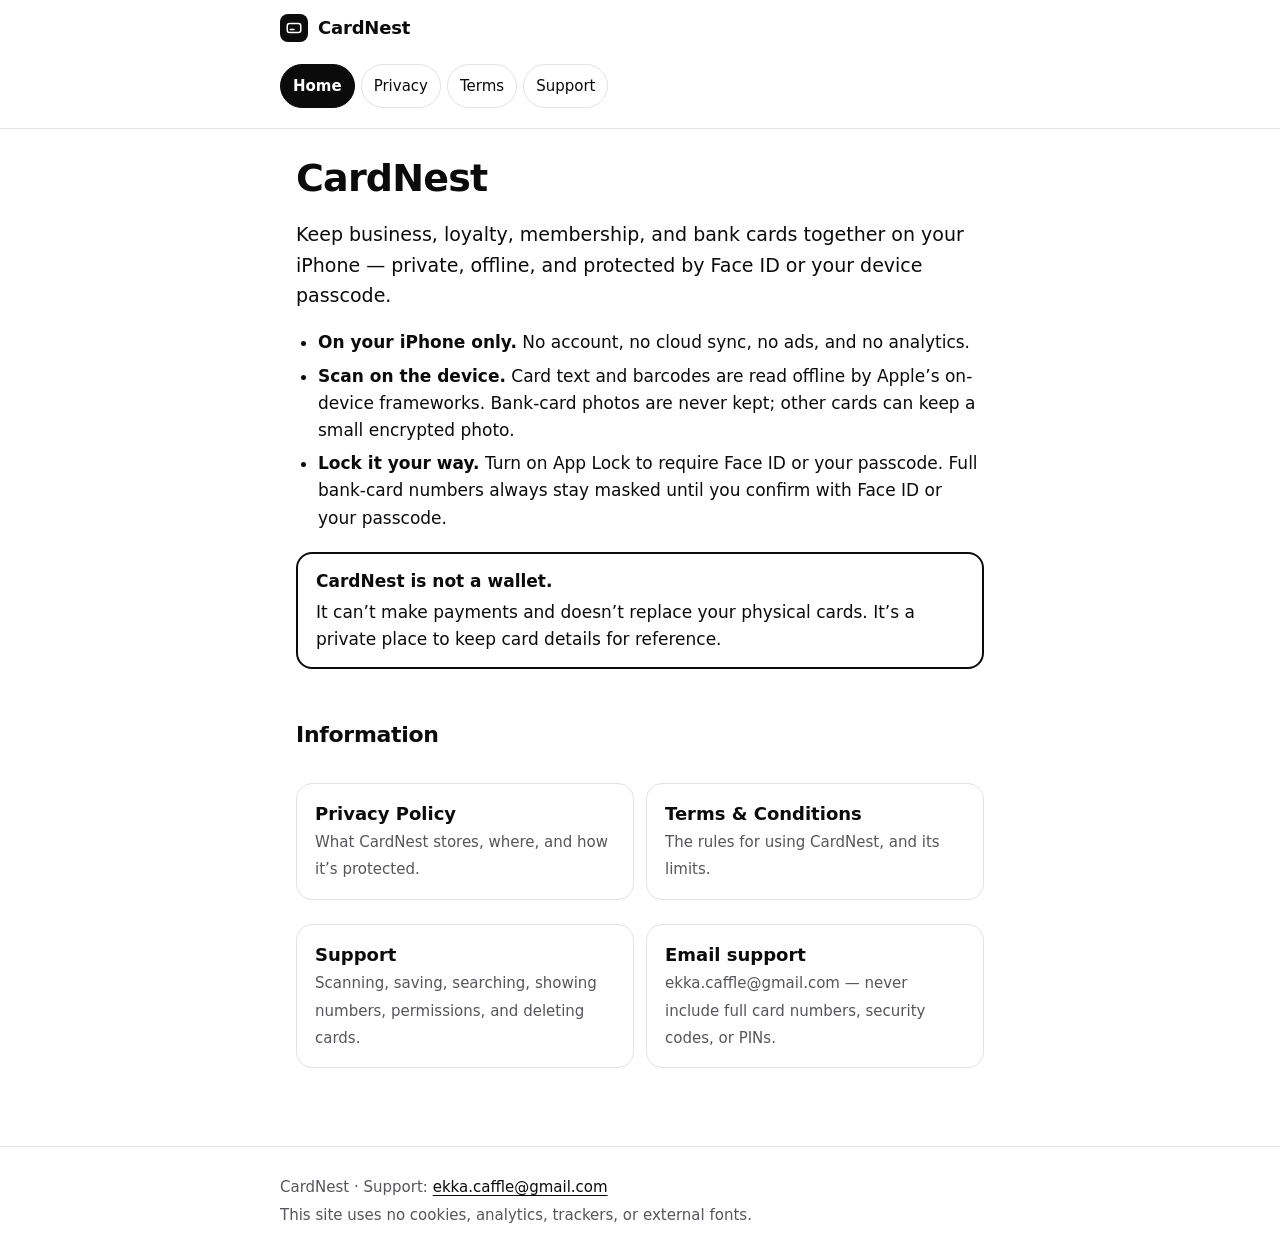
<file: index.html>
<!doctype html>
<html lang="en">
<head>
<meta charset="utf-8">
<meta name="viewport" content="width=device-width, initial-scale=1, viewport-fit=cover">
<meta name="color-scheme" content="light dark">
<meta name="referrer" content="no-referrer">
<meta name="description" content="CardNest keeps your cards private and offline on your iPhone.">
<title>CardNest</title>
<link rel="stylesheet" href="styles.css">
</head>
<body>
<a class="skip" href="#main">Skip to content</a>
<header class="site-header"><div class="inner">
<a class="brand" href="index.html"><span class="brand-mark"><svg viewBox="0 0 24 24" fill="none" aria-hidden="true"><rect x="3" y="6" width="18" height="12" rx="3" stroke="currentColor" stroke-width="2" style="color:var(--bg)"/><path d="M7 14h5" stroke="currentColor" stroke-width="2" stroke-linecap="round" style="color:var(--bg)"/></svg></span>CardNest</a>
<nav aria-label="Site"><ul><li><a href="index.html" aria-current="page">Home</a></li><li><a href="privacy.html">Privacy</a></li><li><a href="terms.html">Terms</a></li><li><a href="support.html">Support</a></li></ul></nav>
</div></header>
<main id="main" tabindex="-1">
<h1>CardNest</h1>
<p class="lead">Keep business, loyalty, membership, and bank cards together on your iPhone — private, offline, and protected by Face ID or your device passcode.</p>
<ul>
<li><strong>On your iPhone only.</strong> No account, no cloud sync, no ads, and no analytics.</li>
<li><strong>Scan on the device.</strong> Card text and barcodes are read offline by Apple’s on-device frameworks. Bank-card photos are never kept; other cards can keep a small encrypted photo.</li>
<li><strong>Lock it your way.</strong> Turn on App Lock to require Face ID or your passcode. Full bank-card numbers always stay masked until you confirm with Face ID or your passcode.</li>
</ul>
<div class="callout"><strong>CardNest is not a wallet.</strong> It can’t make payments and doesn’t replace your physical cards. It’s a private place to keep card details for reference.</div>
<h2 id="pages">Information</h2>
<ul class="cards">
<li><a href="privacy.html"><strong>Privacy Policy</strong><span>What CardNest stores, where, and how it’s protected.</span></a></li>
<li><a href="terms.html"><strong>Terms &amp; Conditions</strong><span>The rules for using CardNest, and its limits.</span></a></li>
<li><a href="support.html"><strong>Support</strong><span>Scanning, saving, searching, showing numbers, permissions, and deleting cards.</span></a></li>
<li><a href="mailto:ekka.caffle@gmail.com"><strong>Email support</strong><span>ekka.caffle@gmail.com — never include full card numbers, security codes, or PINs.</span></a></li>
</ul>
</main>
<footer class="site-footer"><div class="inner">
<p>CardNest · Support: <a href="mailto:ekka.caffle@gmail.com">ekka.caffle@gmail.com</a></p>
<p>This site uses no cookies, analytics, trackers, or external fonts.</p>
</div></footer>
</body>
</html>
</file>
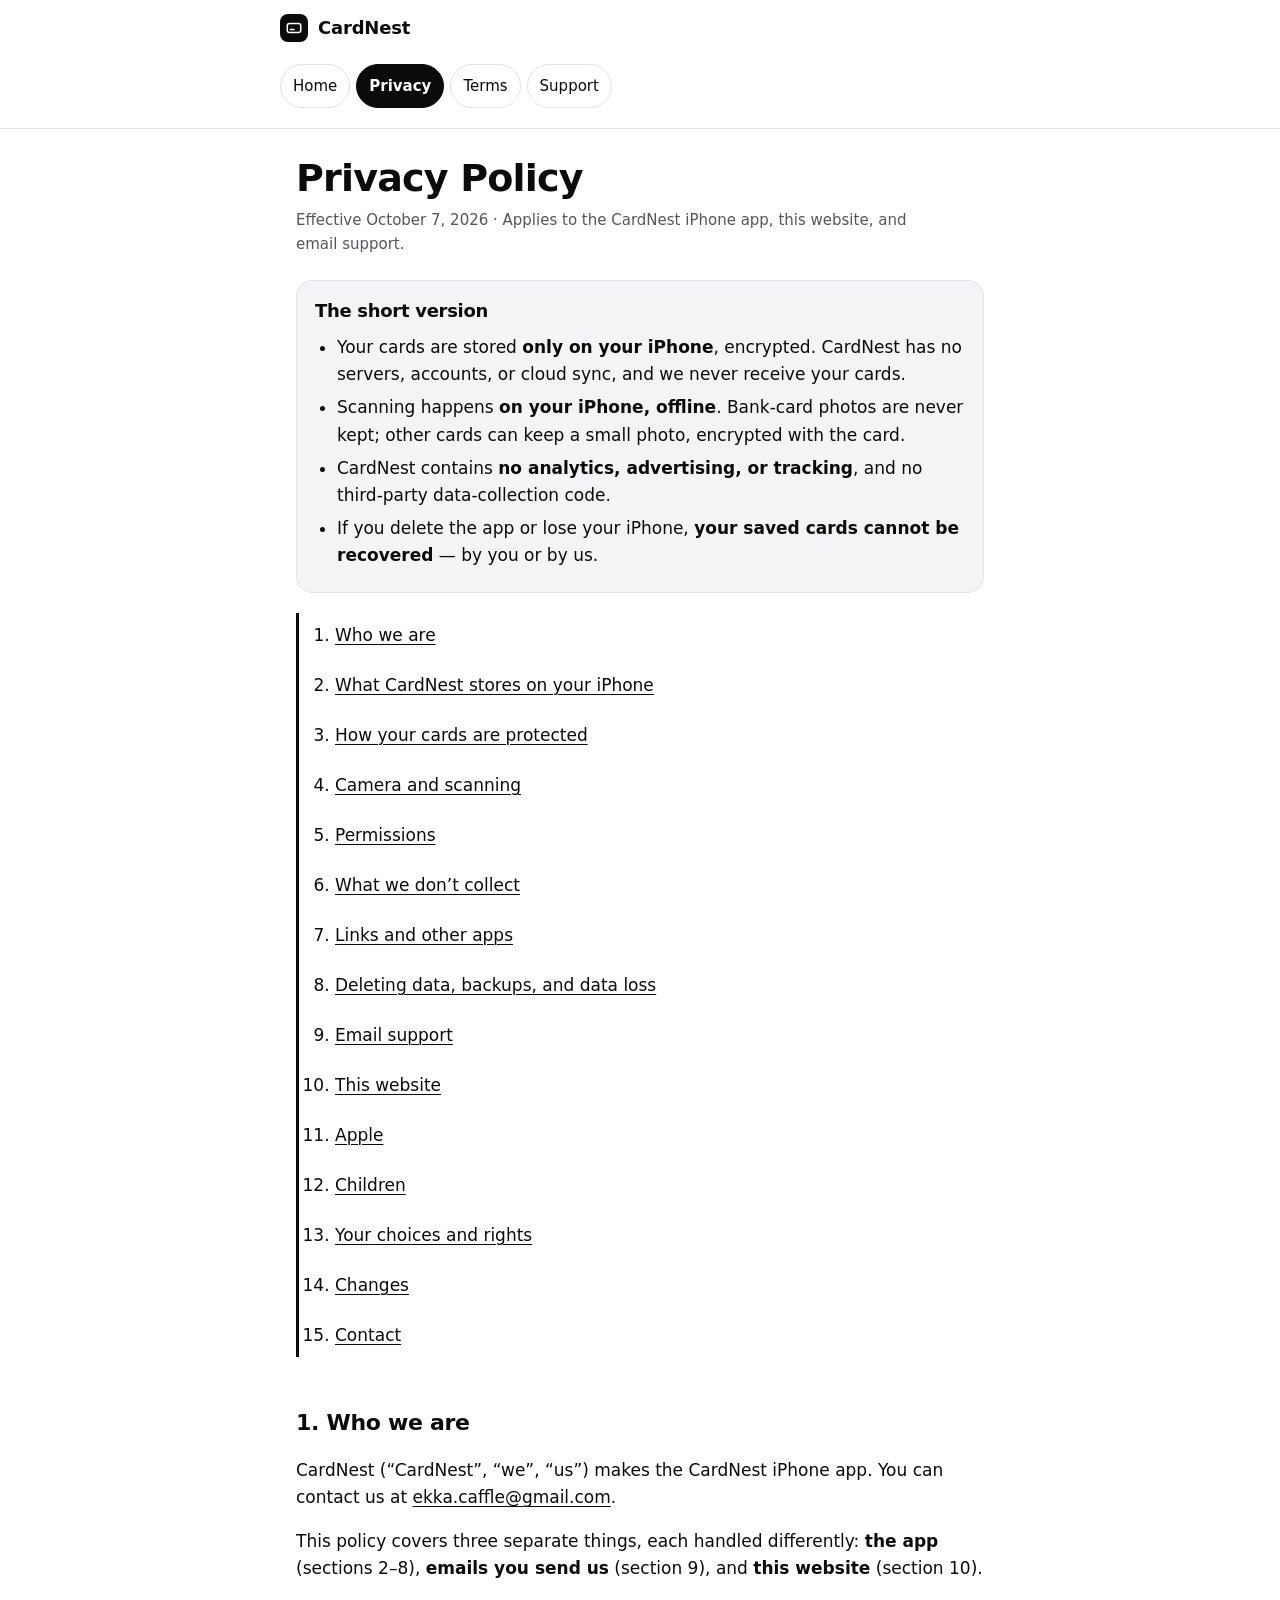
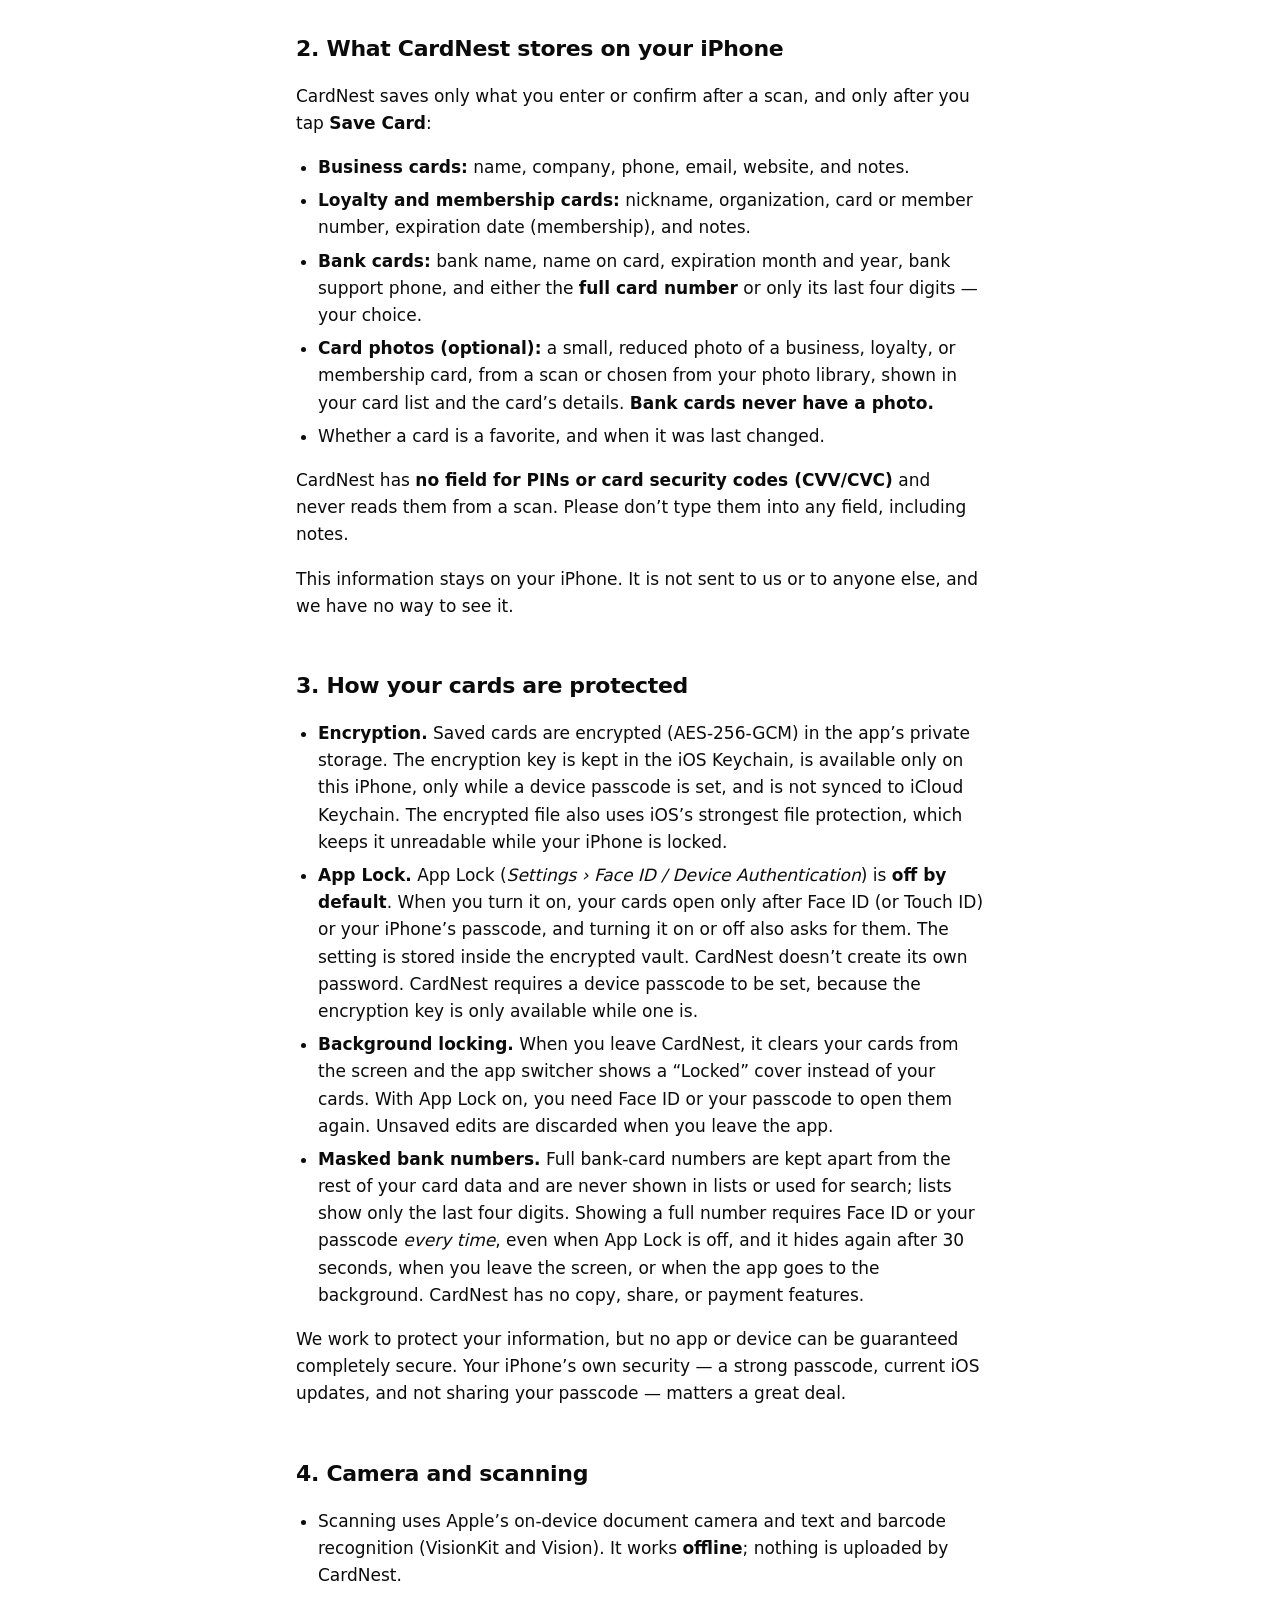
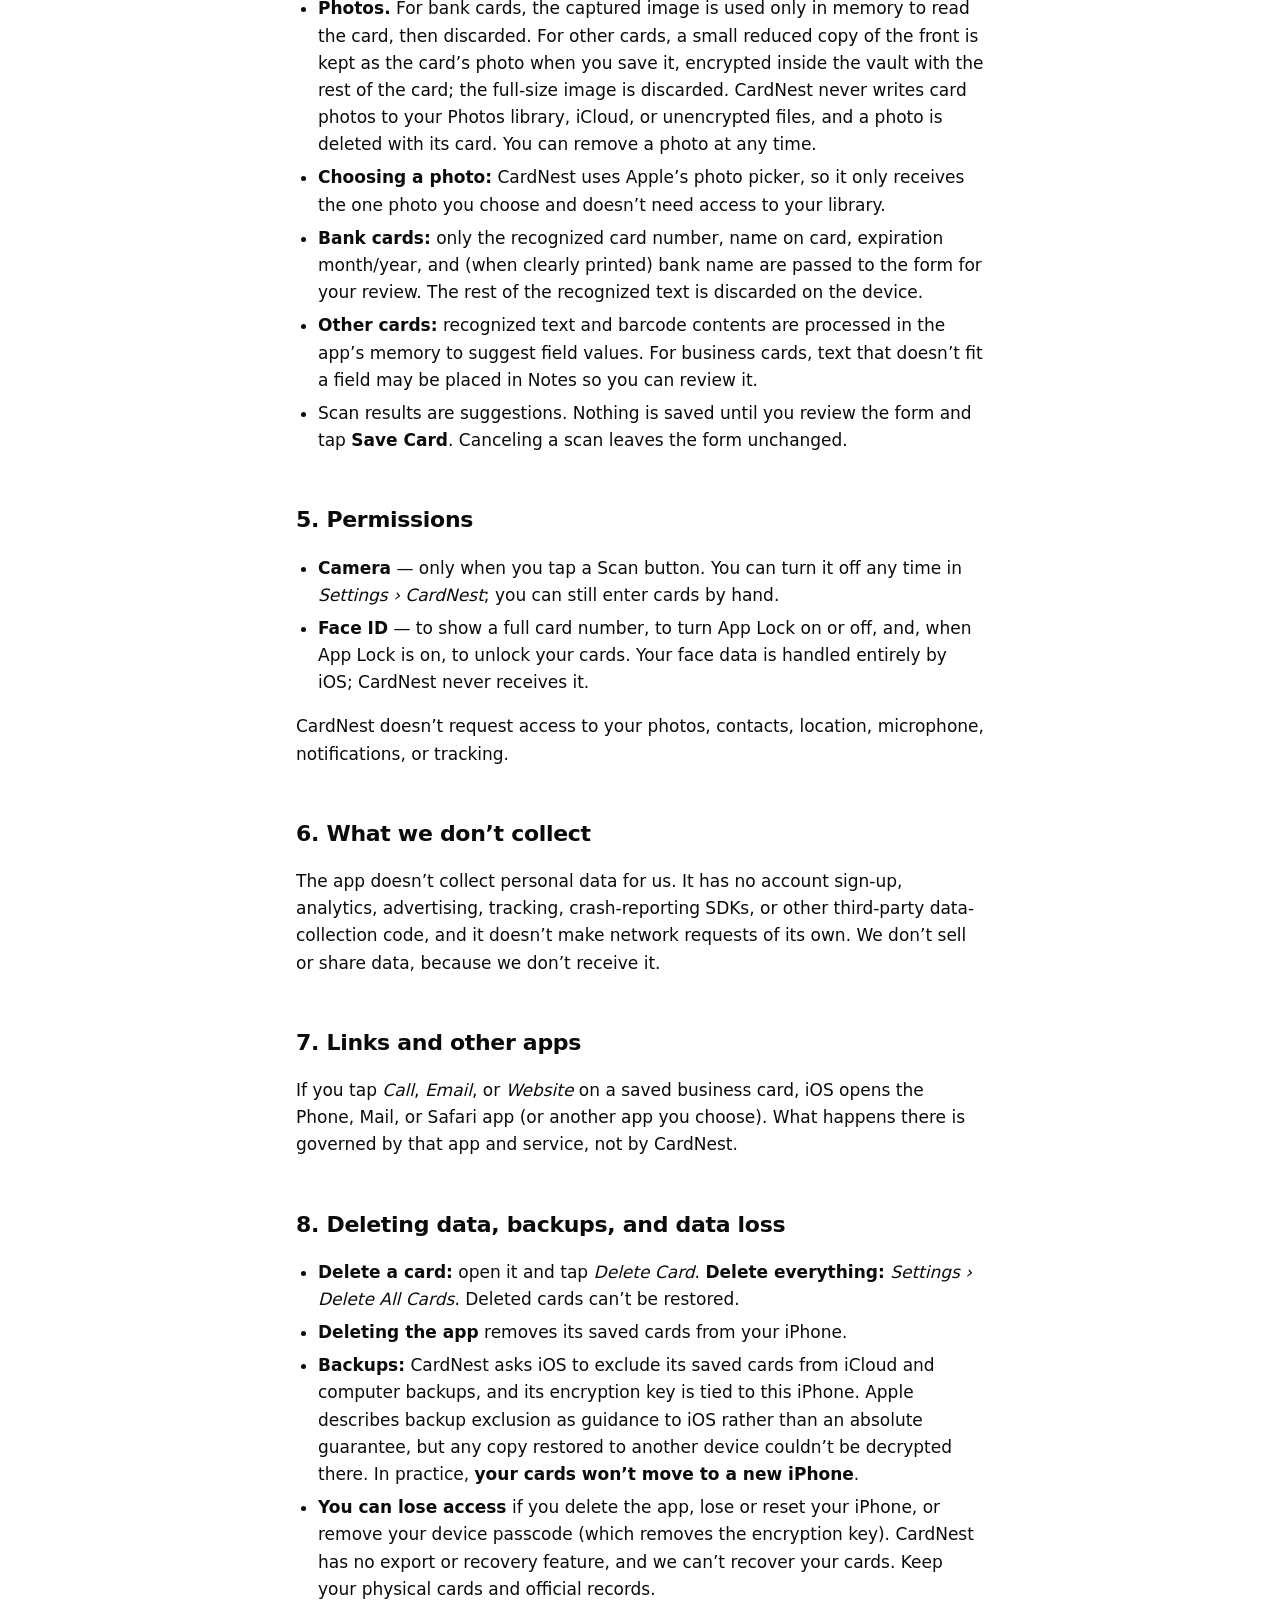
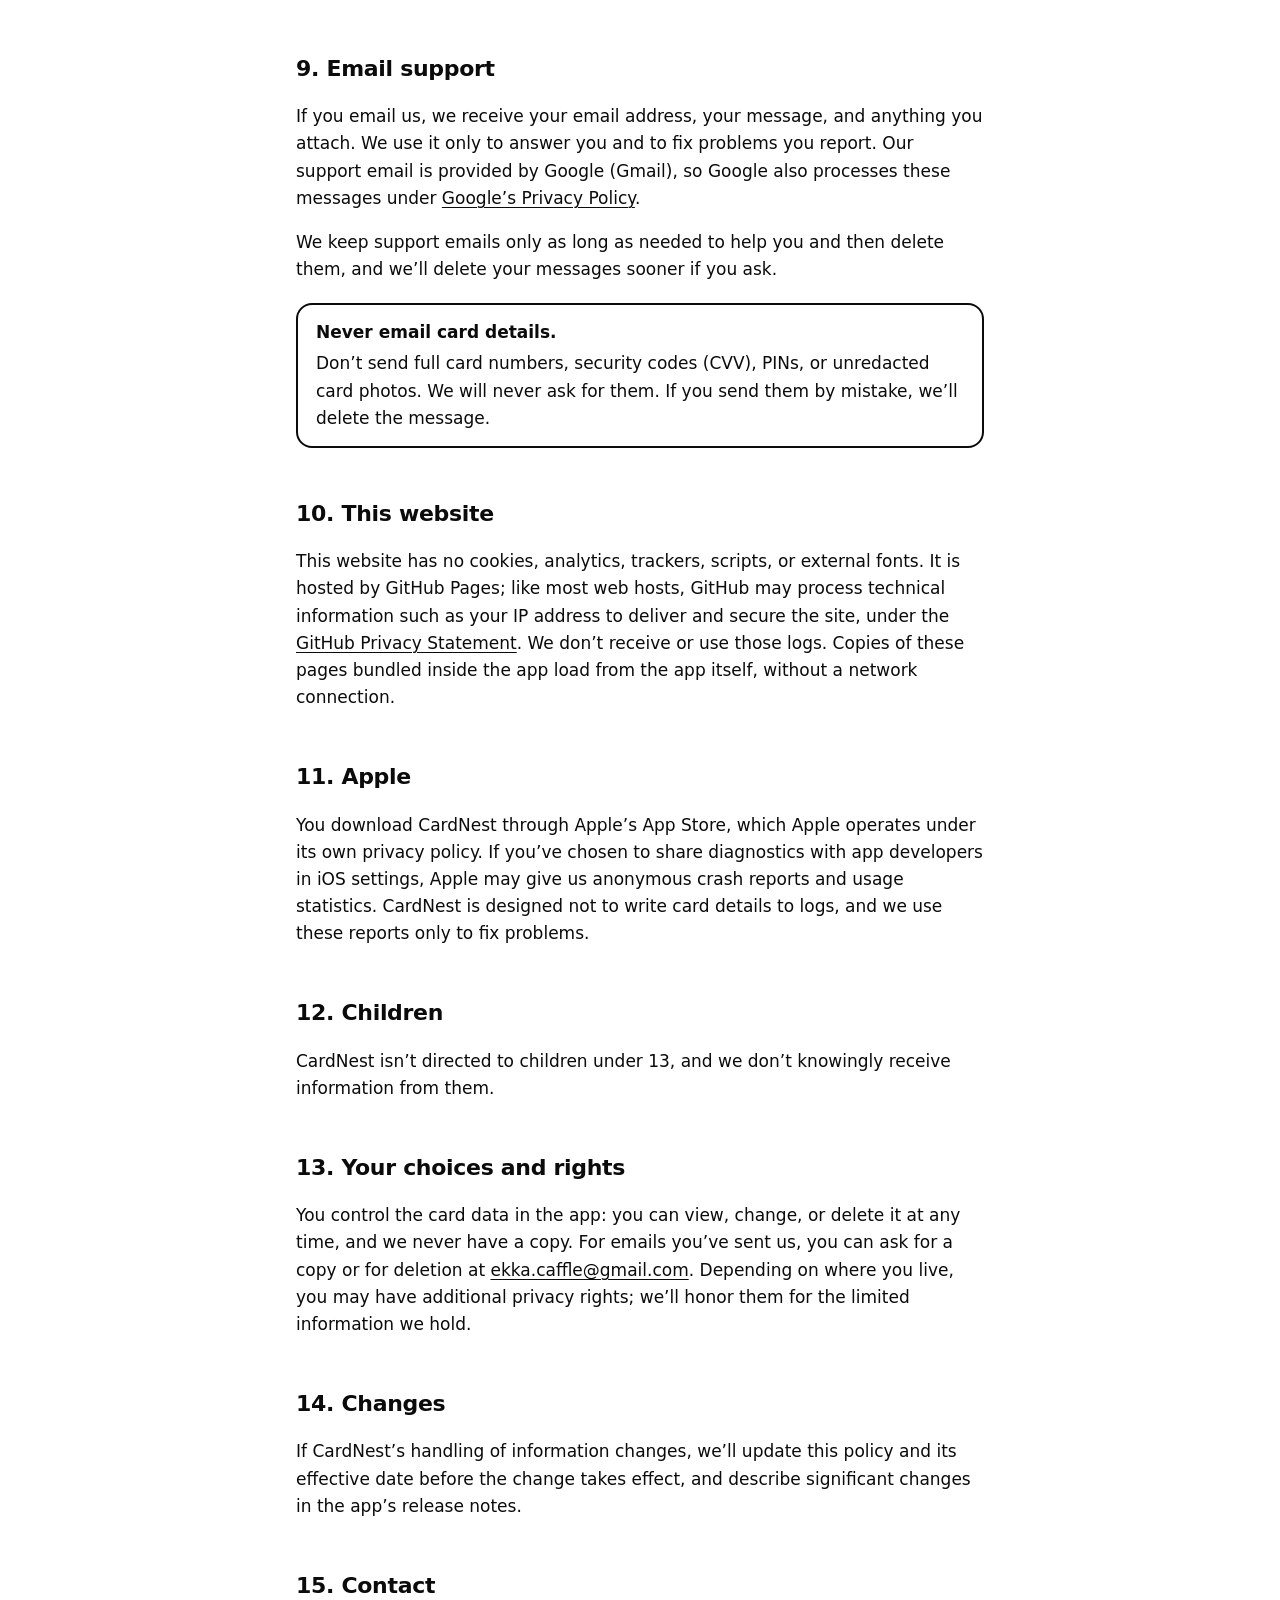
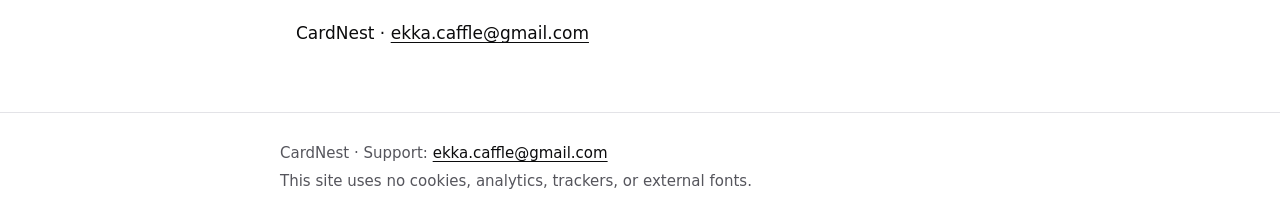
<file: privacy.html>
<!doctype html>
<html lang="en">
<head>
<meta charset="utf-8">
<meta name="viewport" content="width=device-width, initial-scale=1, viewport-fit=cover">
<meta name="color-scheme" content="light dark">
<meta name="referrer" content="no-referrer">
<meta name="description" content="How CardNest stores and protects your cards on your iPhone.">
<title>Privacy Policy · CardNest</title>
<link rel="stylesheet" href="styles.css">
</head>
<body>
<a class="skip" href="#main">Skip to content</a>
<header class="site-header"><div class="inner">
<a class="brand" href="index.html"><span class="brand-mark"><svg viewBox="0 0 24 24" fill="none" aria-hidden="true"><rect x="3" y="6" width="18" height="12" rx="3" stroke="currentColor" stroke-width="2" style="color:var(--bg)"/><path d="M7 14h5" stroke="currentColor" stroke-width="2" stroke-linecap="round" style="color:var(--bg)"/></svg></span>CardNest</a>
<nav aria-label="Site"><ul><li><a href="index.html">Home</a></li><li><a href="privacy.html" aria-current="page">Privacy</a></li><li><a href="terms.html">Terms</a></li><li><a href="support.html">Support</a></li></ul></nav>
</div></header>
<main id="main" tabindex="-1">
<h1>Privacy Policy</h1>
<p class="meta">Effective October 7, 2026 · Applies to the CardNest iPhone app, this website, and email support.</p>
<section class="summary" aria-labelledby="summary-h"><h2 id="summary-h">The short version</h2><ul>
<li>Your cards are stored <strong>only on your iPhone</strong>, encrypted. CardNest has no servers, accounts, or cloud sync, and we never receive your cards.</li>
<li>Scanning happens <strong>on your iPhone, offline</strong>. Bank-card photos are never kept; other cards can keep a small photo, encrypted with the card.</li>
<li>CardNest contains <strong>no analytics, advertising, or tracking</strong>, and no third-party data-collection code.</li>
<li>If you delete the app or lose your iPhone, <strong>your saved cards cannot be recovered</strong> — by you or by us.</li>
</ul></section>
<nav class="toc" aria-label="On this page"><ol>
<li><a href="#who">Who we are</a></li><li><a href="#stored">What CardNest stores on your iPhone</a></li><li><a href="#protection">How your cards are protected</a></li>
<li><a href="#scanning">Camera and scanning</a></li><li><a href="#permissions">Permissions</a></li><li><a href="#not-collected">What we don’t collect</a></li>
<li><a href="#links">Links and other apps</a></li><li><a href="#deletion">Deleting data, backups, and data loss</a></li><li><a href="#email">Email support</a></li>
<li><a href="#website">This website</a></li><li><a href="#apple">Apple</a></li><li><a href="#children">Children</a></li><li><a href="#rights">Your choices and rights</a></li>
<li><a href="#changes">Changes</a></li><li><a href="#contact">Contact</a></li></ol></nav>

<h2 id="who">1. Who we are</h2>
<p>CardNest (“CardNest”, “we”, “us”) makes the CardNest iPhone app. You can contact us at <a href="mailto:ekka.caffle@gmail.com">ekka.caffle@gmail.com</a>.</p>
<p>This policy covers three separate things, each handled differently: <strong>the app</strong> (sections 2–8), <strong>emails you send us</strong> (section 9), and <strong>this website</strong> (section 10).</p>

<h2 id="stored">2. What CardNest stores on your iPhone</h2>
<p>CardNest saves only what you enter or confirm after a scan, and only after you tap <strong>Save Card</strong>:</p>
<ul>
<li><strong>Business cards:</strong> name, company, phone, email, website, and notes.</li>
<li><strong>Loyalty and membership cards:</strong> nickname, organization, card or member number, expiration date (membership), and notes.</li>
<li><strong>Bank cards:</strong> bank name, name on card, expiration month and year, bank support phone, and either the <strong>full card number</strong> or only its last four digits — your choice.</li>
<li><strong>Card photos (optional):</strong> a small, reduced photo of a business, loyalty, or membership card, from a scan or chosen from your photo library, shown in your card list and the card’s details. <strong>Bank cards never have a photo.</strong></li>
<li>Whether a card is a favorite, and when it was last changed.</li>
</ul>
<p>CardNest has <strong>no field for PINs or card security codes (CVV/CVC)</strong> and never reads them from a scan. Please don’t type them into any field, including notes.</p>
<p>This information stays on your iPhone. It is not sent to us or to anyone else, and we have no way to see it.</p>

<h2 id="protection">3. How your cards are protected</h2>
<ul>
<li><strong>Encryption.</strong> Saved cards are encrypted (AES-256-GCM) in the app’s private storage. The encryption key is kept in the iOS Keychain, is available only on this iPhone, only while a device passcode is set, and is not synced to iCloud Keychain. The encrypted file also uses iOS’s strongest file protection, which keeps it unreadable while your iPhone is locked.</li>
<li><strong>App Lock.</strong> App Lock (<em>Settings › Face ID / Device Authentication</em>) is <strong>off by default</strong>. When you turn it on, your cards open only after Face ID (or Touch ID) or your iPhone’s passcode, and turning it on or off also asks for them. The setting is stored inside the encrypted vault. CardNest doesn’t create its own password. CardNest requires a device passcode to be set, because the encryption key is only available while one is.</li>
<li><strong>Background locking.</strong> When you leave CardNest, it clears your cards from the screen and the app switcher shows a “Locked” cover instead of your cards. With App Lock on, you need Face ID or your passcode to open them again. Unsaved edits are discarded when you leave the app.</li>
<li><strong>Masked bank numbers.</strong> Full bank-card numbers are kept apart from the rest of your card data and are never shown in lists or used for search; lists show only the last four digits. Showing a full number requires Face ID or your passcode <em>every time</em>, even when App Lock is off, and it hides again after 30 seconds, when you leave the screen, or when the app goes to the background. CardNest has no copy, share, or payment features.</li>
</ul>
<p>We work to protect your information, but no app or device can be guaranteed completely secure. Your iPhone’s own security — a strong passcode, current iOS updates, and not sharing your passcode — matters a great deal.</p>

<h2 id="scanning">4. Camera and scanning</h2>
<ul>
<li>Scanning uses Apple’s on-device document camera and text and barcode recognition (VisionKit and Vision). It works <strong>offline</strong>; nothing is uploaded by CardNest.</li>
<li><strong>Photos.</strong> For bank cards, the captured image is used only in memory to read the card, then discarded. For other cards, a small reduced copy of the front is kept as the card’s photo when you save it, encrypted inside the vault with the rest of the card; the full-size image is discarded. CardNest never writes card photos to your Photos library, iCloud, or unencrypted files, and a photo is deleted with its card. You can remove a photo at any time.</li>
<li><strong>Choosing a photo:</strong> CardNest uses Apple’s photo picker, so it only receives the one photo you choose and doesn’t need access to your library.</li>
<li><strong>Bank cards:</strong> only the recognized card number, name on card, expiration month/year, and (when clearly printed) bank name are passed to the form for your review. The rest of the recognized text is discarded on the device.</li>
<li><strong>Other cards:</strong> recognized text and barcode contents are processed in the app’s memory to suggest field values. For business cards, text that doesn’t fit a field may be placed in Notes so you can review it.</li>
<li>Scan results are suggestions. Nothing is saved until you review the form and tap <strong>Save Card</strong>. Canceling a scan leaves the form unchanged.</li>
</ul>

<h2 id="permissions">5. Permissions</h2>
<ul>
<li><strong>Camera</strong> — only when you tap a Scan button. You can turn it off any time in <em>Settings › CardNest</em>; you can still enter cards by hand.</li>
<li><strong>Face ID</strong> — to show a full card number, to turn App Lock on or off, and, when App Lock is on, to unlock your cards. Your face data is handled entirely by iOS; CardNest never receives it.</li>
</ul>
<p>CardNest doesn’t request access to your photos, contacts, location, microphone, notifications, or tracking.</p>

<h2 id="not-collected">6. What we don’t collect</h2>
<p>The app doesn’t collect personal data for us. It has no account sign-up, analytics, advertising, tracking, crash-reporting SDKs, or other third-party data-collection code, and it doesn’t make network requests of its own. We don’t sell or share data, because we don’t receive it.</p>

<h2 id="links">7. Links and other apps</h2>
<p>If you tap <em>Call</em>, <em>Email</em>, or <em>Website</em> on a saved business card, iOS opens the Phone, Mail, or Safari app (or another app you choose). What happens there is governed by that app and service, not by CardNest.</p>

<h2 id="deletion">8. Deleting data, backups, and data loss</h2>
<ul>
<li><strong>Delete a card:</strong> open it and tap <em>Delete Card</em>. <strong>Delete everything:</strong> <em>Settings › Delete All Cards</em>. Deleted cards can’t be restored.</li>
<li><strong>Deleting the app</strong> removes its saved cards from your iPhone.</li>
<li><strong>Backups:</strong> CardNest asks iOS to exclude its saved cards from iCloud and computer backups, and its encryption key is tied to this iPhone. Apple describes backup exclusion as guidance to iOS rather than an absolute guarantee, but any copy restored to another device couldn’t be decrypted there. In practice, <strong>your cards won’t move to a new iPhone</strong>.</li>
<li><strong>You can lose access</strong> if you delete the app, lose or reset your iPhone, or remove your device passcode (which removes the encryption key). CardNest has no export or recovery feature, and we can’t recover your cards. Keep your physical cards and official records.</li>
</ul>

<h2 id="email">9. Email support</h2>
<p>If you email us, we receive your email address, your message, and anything you attach. We use it only to answer you and to fix problems you report. Our support email is provided by Google (Gmail), so Google also processes these messages under <a target="_blank" rel="noopener noreferrer" href="https://policies.google.com/privacy">Google’s Privacy Policy</a>.</p>
<p>We keep support emails only as long as needed to help you and then delete them, and we’ll delete your messages sooner if you ask.</p>
<div class="callout"><strong>Never email card details.</strong> Don’t send full card numbers, security codes (CVV), PINs, or unredacted card photos. We will never ask for them. If you send them by mistake, we’ll delete the message.</div>

<h2 id="website">10. This website</h2>
<p>This website has no cookies, analytics, trackers, scripts, or external fonts. It is hosted by GitHub Pages; like most web hosts, GitHub may process technical information such as your IP address to deliver and secure the site, under the <a target="_blank" rel="noopener noreferrer" href="https://docs.github.com/site-policy/privacy-policies/github-general-privacy-statement">GitHub Privacy Statement</a>. We don’t receive or use those logs. Copies of these pages bundled inside the app load from the app itself, without a network connection.</p>

<h2 id="apple">11. Apple</h2>
<p>You download CardNest through Apple’s App Store, which Apple operates under its own privacy policy. If you’ve chosen to share diagnostics with app developers in iOS settings, Apple may give us anonymous crash reports and usage statistics. CardNest is designed not to write card details to logs, and we use these reports only to fix problems.</p>

<h2 id="children">12. Children</h2>
<p>CardNest isn’t directed to children under 13, and we don’t knowingly receive information from them.</p>

<h2 id="rights">13. Your choices and rights</h2>
<p>You control the card data in the app: you can view, change, or delete it at any time, and we never have a copy. For emails you’ve sent us, you can ask for a copy or for deletion at <a href="mailto:ekka.caffle@gmail.com">ekka.caffle@gmail.com</a>. Depending on where you live, you may have additional privacy rights; we’ll honor them for the limited information we hold.</p>

<h2 id="changes">14. Changes</h2>
<p>If CardNest’s handling of information changes, we’ll update this policy and its effective date before the change takes effect, and describe significant changes in the app’s release notes.</p>

<h2 id="contact">15. Contact</h2>
<p>CardNest · <a href="mailto:ekka.caffle@gmail.com">ekka.caffle@gmail.com</a></p>
</main>
<footer class="site-footer"><div class="inner">
<p>CardNest · Support: <a href="mailto:ekka.caffle@gmail.com">ekka.caffle@gmail.com</a></p>
<p>This site uses no cookies, analytics, trackers, or external fonts.</p>
</div></footer>
</body>
</html>
</file>
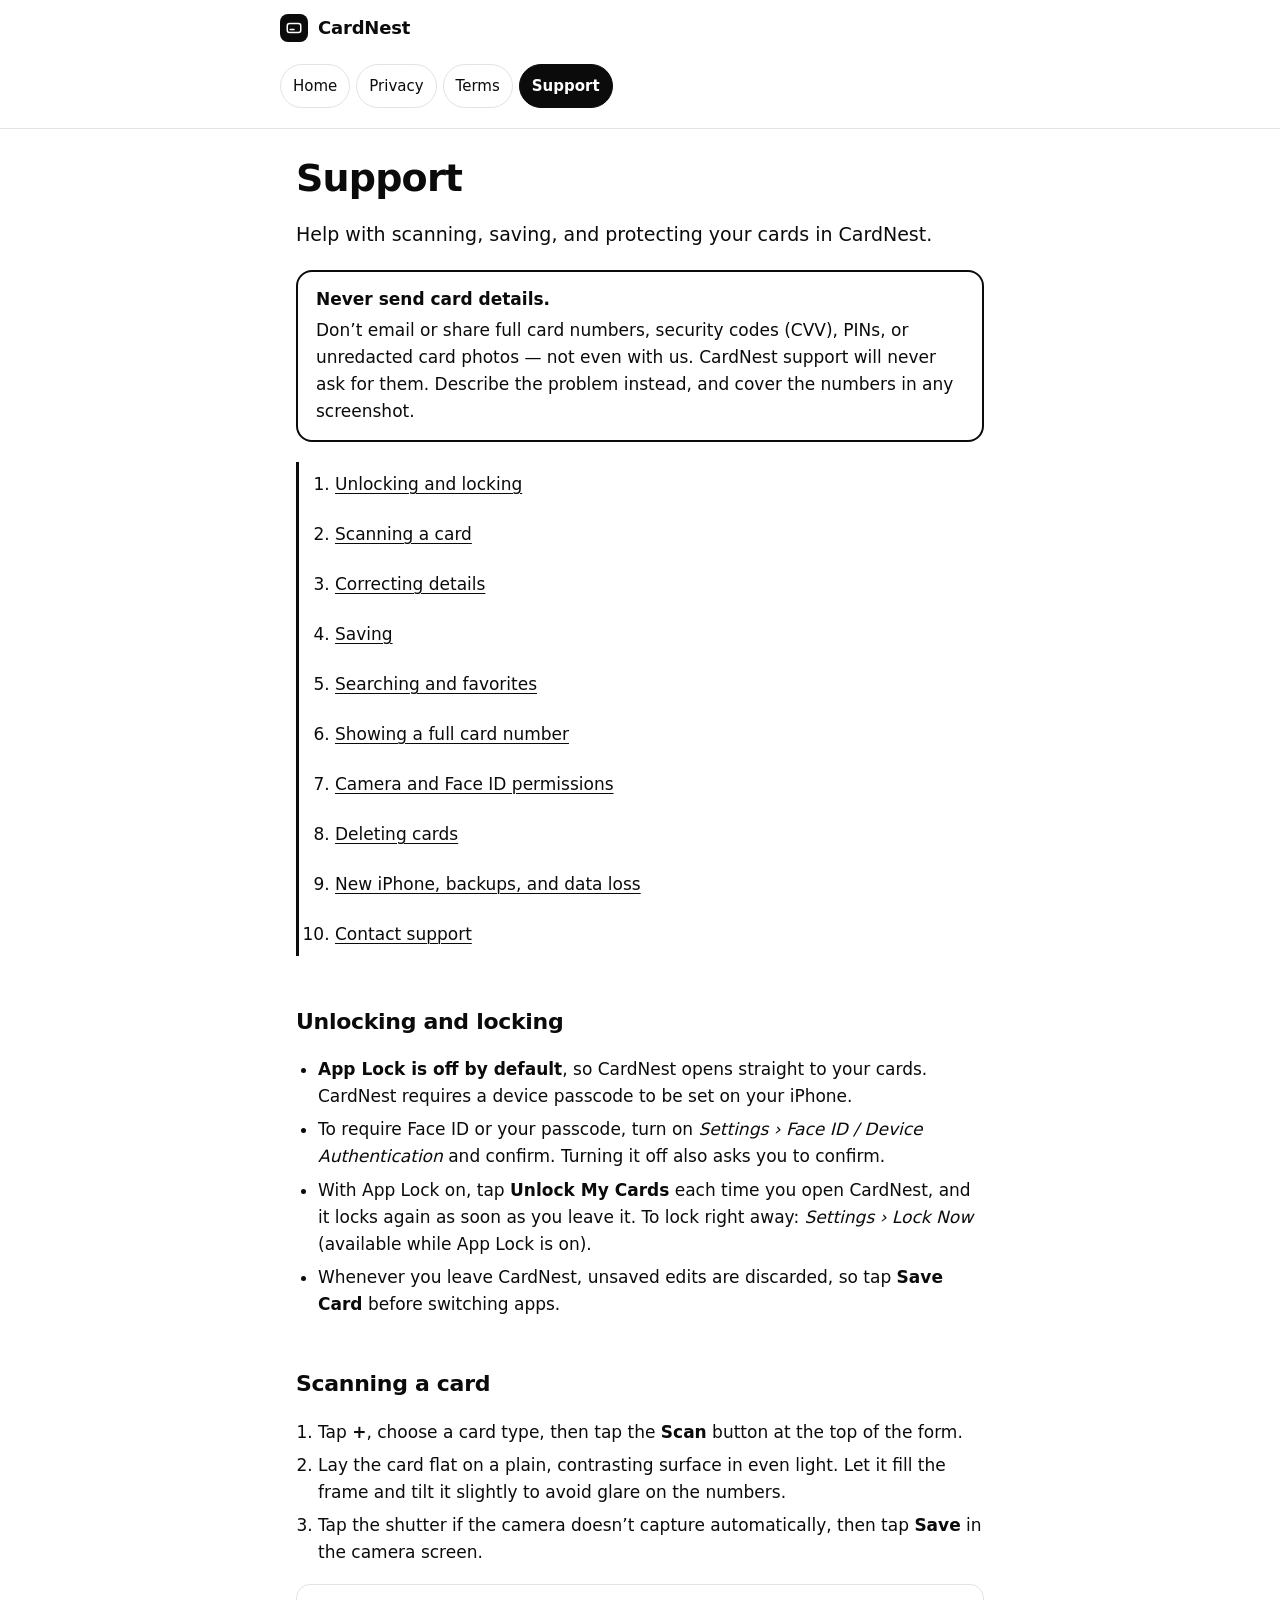
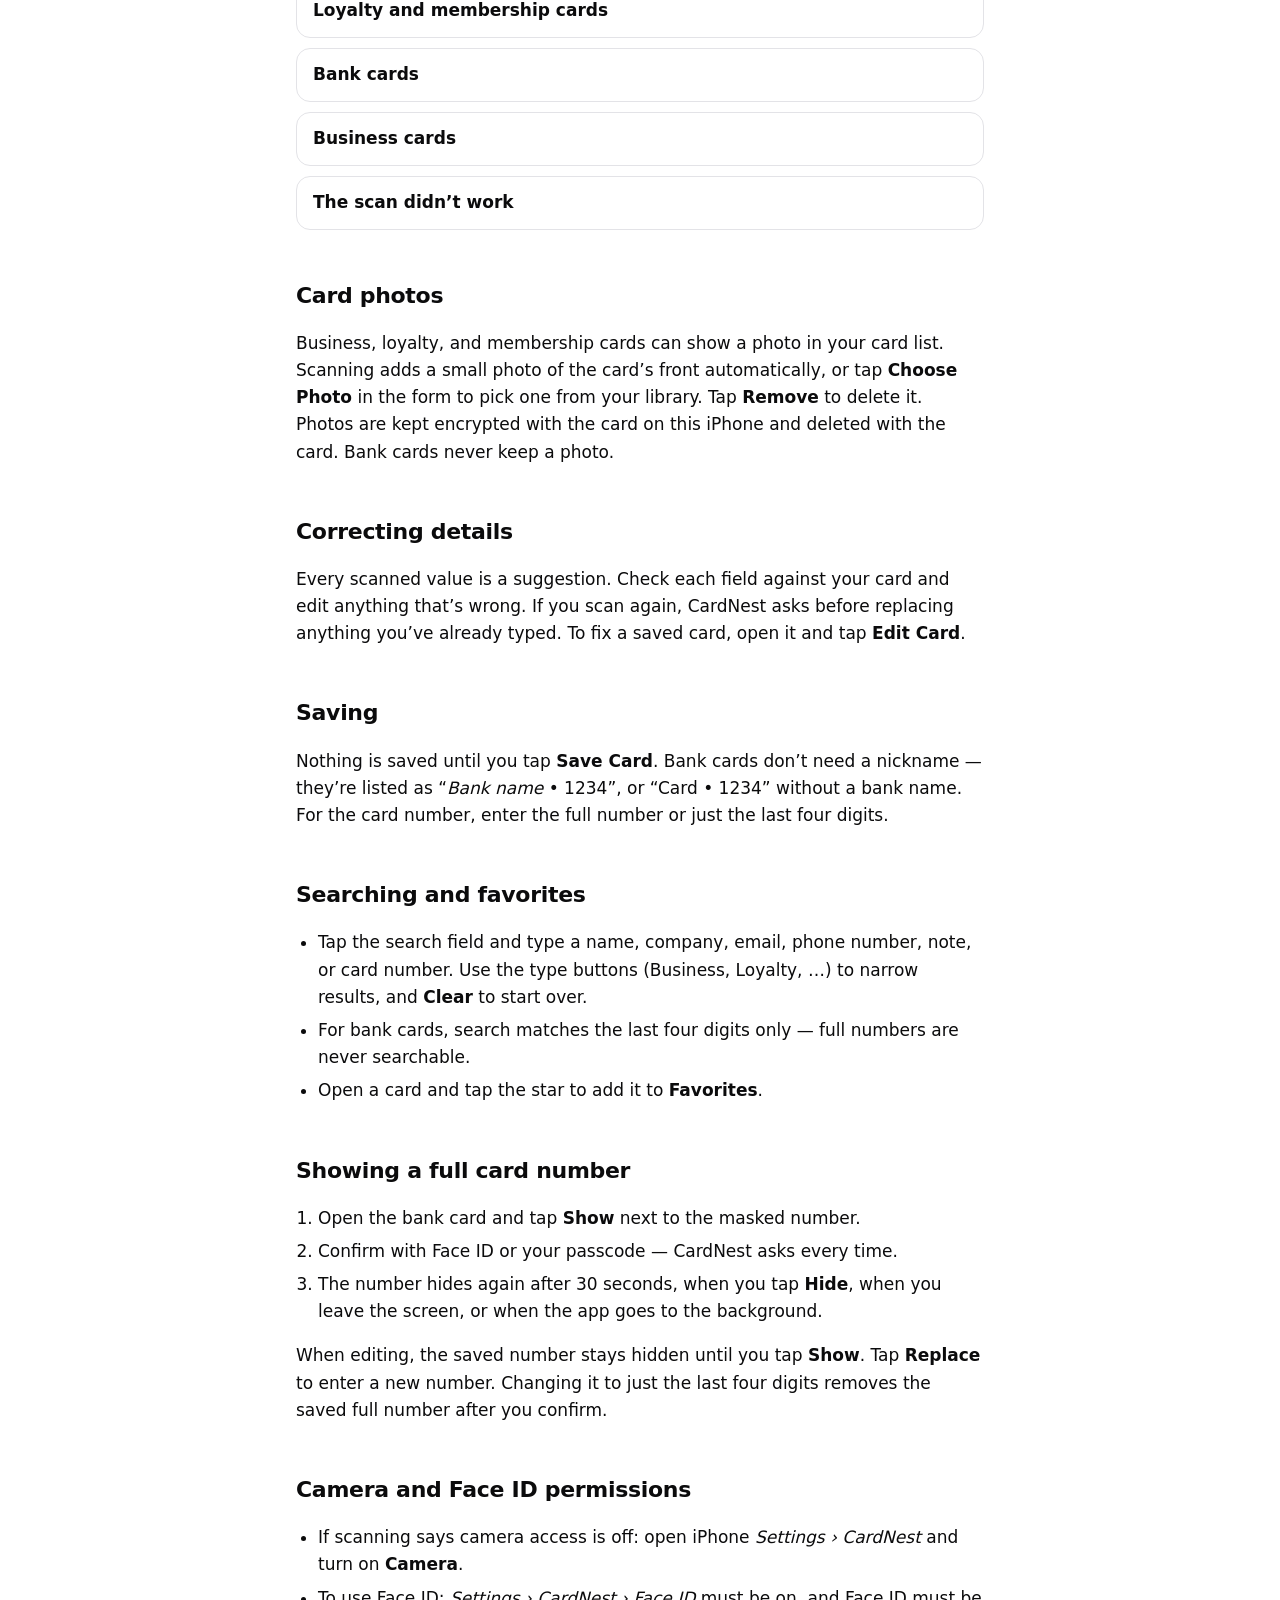
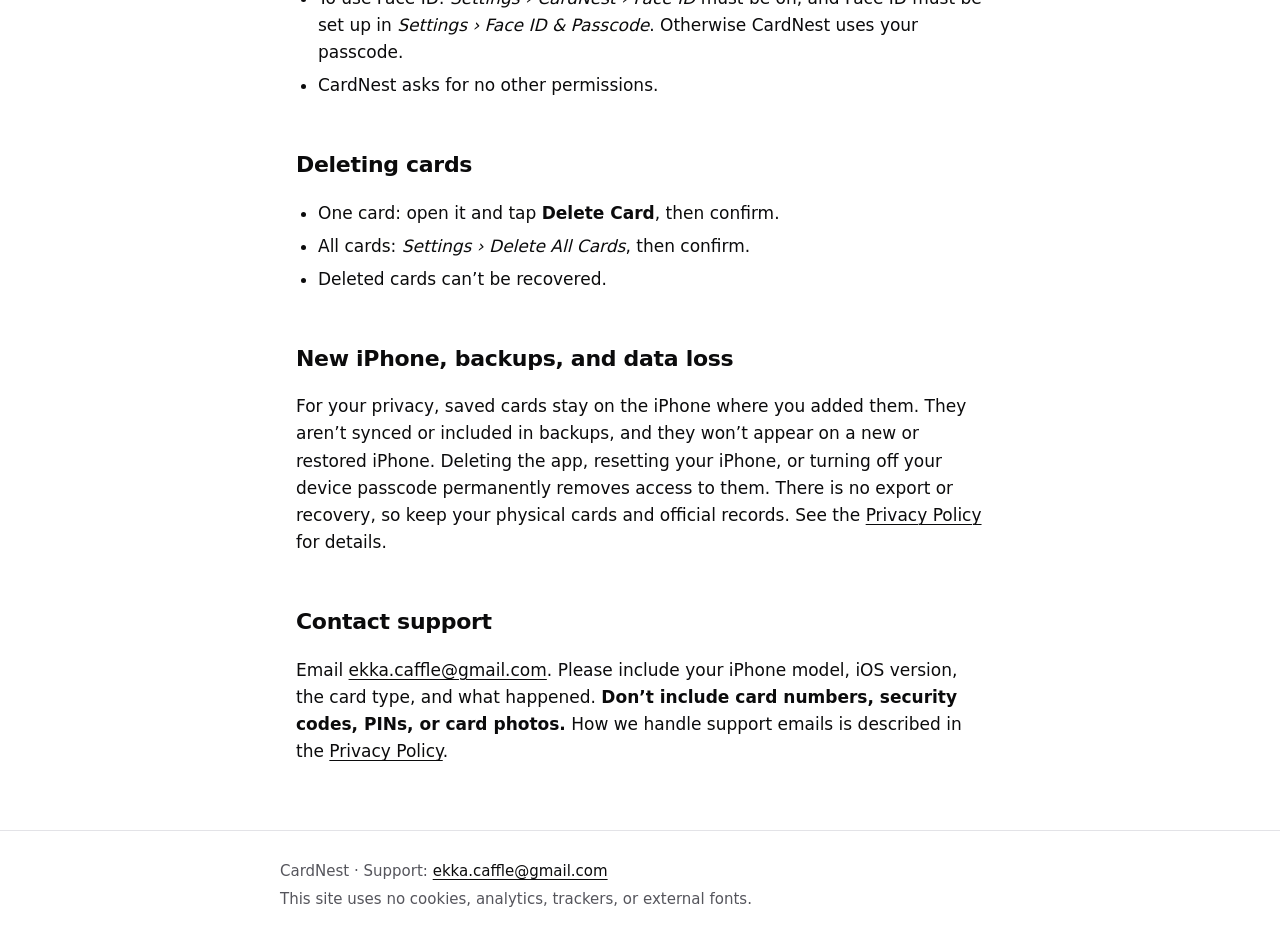
<file: support.html>
<!doctype html>
<html lang="en">
<head>
<meta charset="utf-8">
<meta name="viewport" content="width=device-width, initial-scale=1, viewport-fit=cover">
<meta name="color-scheme" content="light dark">
<meta name="referrer" content="no-referrer">
<meta name="description" content="Help with scanning, saving, searching, showing card numbers, permissions, and deleting cards in CardNest.">
<title>Support · CardNest</title>
<link rel="stylesheet" href="styles.css">
</head>
<body>
<a class="skip" href="#main">Skip to content</a>
<header class="site-header"><div class="inner">
<a class="brand" href="index.html"><span class="brand-mark"><svg viewBox="0 0 24 24" fill="none" aria-hidden="true"><rect x="3" y="6" width="18" height="12" rx="3" stroke="currentColor" stroke-width="2" style="color:var(--bg)"/><path d="M7 14h5" stroke="currentColor" stroke-width="2" stroke-linecap="round" style="color:var(--bg)"/></svg></span>CardNest</a>
<nav aria-label="Site"><ul><li><a href="index.html">Home</a></li><li><a href="privacy.html">Privacy</a></li><li><a href="terms.html">Terms</a></li><li><a href="support.html" aria-current="page">Support</a></li></ul></nav>
</div></header>
<main id="main" tabindex="-1">
<h1>Support</h1>
<p class="lead">Help with scanning, saving, and protecting your cards in CardNest.</p>
<div class="callout"><strong>Never send card details.</strong> Don’t email or share full card numbers, security codes (CVV), PINs, or unredacted card photos — not even with us. CardNest support will never ask for them. Describe the problem instead, and cover the numbers in any screenshot.</div>
<nav class="toc" aria-label="Topics"><ol>
<li><a href="#unlock">Unlocking and locking</a></li><li><a href="#scan">Scanning a card</a></li><li><a href="#correct">Correcting details</a></li>
<li><a href="#save">Saving</a></li><li><a href="#search">Searching and favorites</a></li><li><a href="#reveal">Showing a full card number</a></li>
<li><a href="#permissions">Camera and Face ID permissions</a></li><li><a href="#delete">Deleting cards</a></li><li><a href="#new-phone">New iPhone, backups, and data loss</a></li><li><a href="#contact">Contact support</a></li></ol></nav>

<h2 id="unlock">Unlocking and locking</h2>
<ul>
<li><strong>App Lock is off by default</strong>, so CardNest opens straight to your cards. CardNest requires a device passcode to be set on your iPhone.</li>
<li>To require Face ID or your passcode, turn on <em>Settings › Face ID / Device Authentication</em> and confirm. Turning it off also asks you to confirm.</li>
<li>With App Lock on, tap <strong>Unlock My Cards</strong> each time you open CardNest, and it locks again as soon as you leave it. To lock right away: <em>Settings › Lock Now</em> (available while App Lock is on).</li>
<li>Whenever you leave CardNest, unsaved edits are discarded, so tap <strong>Save Card</strong> before switching apps.</li>
</ul>

<h2 id="scan">Scanning a card</h2>
<ol>
<li>Tap <strong>+</strong>, choose a card type, then tap the <strong>Scan</strong> button at the top of the form.</li>
<li>Lay the card flat on a plain, contrasting surface in even light. Let it fill the frame and tilt it slightly to avoid glare on the numbers.</li>
<li>Tap the shutter if the camera doesn’t capture automatically, then tap <strong>Save</strong> in the camera screen.</li>
</ol>
<details><summary>Loyalty and membership cards</summary><p>CardNest reads the organization name and the card or member number from the barcode or printed text. If the barcode is on the back, scan the front and then the back as a second page. A QR code that only contains a website link is not used as the card number.</p></details>
<details><summary>Bank cards</summary><p>CardNest reads the card number, name on card, expiration month/year, and the bank name when it’s clearly printed. It never reads security codes or PINs. Numbers must pass a standard check; if the number can’t be read reliably, the field is left empty and you can tap <strong>Scan Again</strong> or type it. If a card shows only the last four digits, only those are filled. A card that has already expired is flagged so you can check the date.</p></details>
<details><summary>Business cards</summary><p>CardNest fills the name, company, phone, email, and website when it’s confident. Job titles and other text it can’t place go into Notes for you to review. If a card has two phone numbers, both stay in Notes so you can choose.</p></details>
<details><summary>The scan didn’t work</summary><ul><li>Clean the camera lens, add light, and avoid shadows and reflections.</li><li>Embossed (raised) numbers read best at a slight angle with light from the side.</li><li>Make sure only one card is in view.</li><li>You can always enter details by hand.</li></ul></details>

<h2 id="photos">Card photos</h2>
<p>Business, loyalty, and membership cards can show a photo in your card list. Scanning adds a small photo of the card’s front automatically, or tap <strong>Choose Photo</strong> in the form to pick one from your library. Tap <strong>Remove</strong> to delete it. Photos are kept encrypted with the card on this iPhone and deleted with the card. Bank cards never keep a photo.</p>

<h2 id="correct">Correcting details</h2>
<p>Every scanned value is a suggestion. Check each field against your card and edit anything that’s wrong. If you scan again, CardNest asks before replacing anything you’ve already typed. To fix a saved card, open it and tap <strong>Edit Card</strong>.</p>

<h2 id="save">Saving</h2>
<p>Nothing is saved until you tap <strong>Save Card</strong>. Bank cards don’t need a nickname — they’re listed as “<em>Bank name</em> • 1234”, or “Card • 1234” without a bank name. For the card number, enter the full number or just the last four digits.</p>

<h2 id="search">Searching and favorites</h2>
<ul>
<li>Tap the search field and type a name, company, email, phone number, note, or card number. Use the type buttons (Business, Loyalty, …) to narrow results, and <strong>Clear</strong> to start over.</li>
<li>For bank cards, search matches the last four digits only — full numbers are never searchable.</li>
<li>Open a card and tap the star to add it to <strong>Favorites</strong>.</li>
</ul>

<h2 id="reveal">Showing a full card number</h2>
<ol>
<li>Open the bank card and tap <strong>Show</strong> next to the masked number.</li>
<li>Confirm with Face ID or your passcode — CardNest asks every time.</li>
<li>The number hides again after 30 seconds, when you tap <strong>Hide</strong>, when you leave the screen, or when the app goes to the background.</li>
</ol>
<p>When editing, the saved number stays hidden until you tap <strong>Show</strong>. Tap <strong>Replace</strong> to enter a new number. Changing it to just the last four digits removes the saved full number after you confirm.</p>

<h2 id="permissions">Camera and Face ID permissions</h2>
<ul>
<li>If scanning says camera access is off: open iPhone <em>Settings › CardNest</em> and turn on <strong>Camera</strong>.</li>
<li>To use Face ID: <em>Settings › CardNest › Face ID</em> must be on, and Face ID must be set up in <em>Settings › Face ID &amp; Passcode</em>. Otherwise CardNest uses your passcode.</li>
<li>CardNest asks for no other permissions.</li>
</ul>

<h2 id="delete">Deleting cards</h2>
<ul>
<li>One card: open it and tap <strong>Delete Card</strong>, then confirm.</li>
<li>All cards: <em>Settings › Delete All Cards</em>, then confirm.</li>
<li>Deleted cards can’t be recovered.</li>
</ul>

<h2 id="new-phone">New iPhone, backups, and data loss</h2>
<p>For your privacy, saved cards stay on the iPhone where you added them. They aren’t synced or included in backups, and they won’t appear on a new or restored iPhone. Deleting the app, resetting your iPhone, or turning off your device passcode permanently removes access to them. There is no export or recovery, so keep your physical cards and official records. See the <a href="privacy.html#deletion">Privacy Policy</a> for details.</p>

<h2 id="contact">Contact support</h2>
<p>Email <a href="mailto:ekka.caffle@gmail.com?subject=CardNest%20support">ekka.caffle@gmail.com</a>. Please include your iPhone model, iOS version, the card type, and what happened. <strong>Don’t include card numbers, security codes, PINs, or card photos.</strong> How we handle support emails is described in the <a href="privacy.html#email">Privacy Policy</a>.</p>
</main>
<footer class="site-footer"><div class="inner">
<p>CardNest · Support: <a href="mailto:ekka.caffle@gmail.com">ekka.caffle@gmail.com</a></p>
<p>This site uses no cookies, analytics, trackers, or external fonts.</p>
</div></footer>
</body>
</html>
</file>
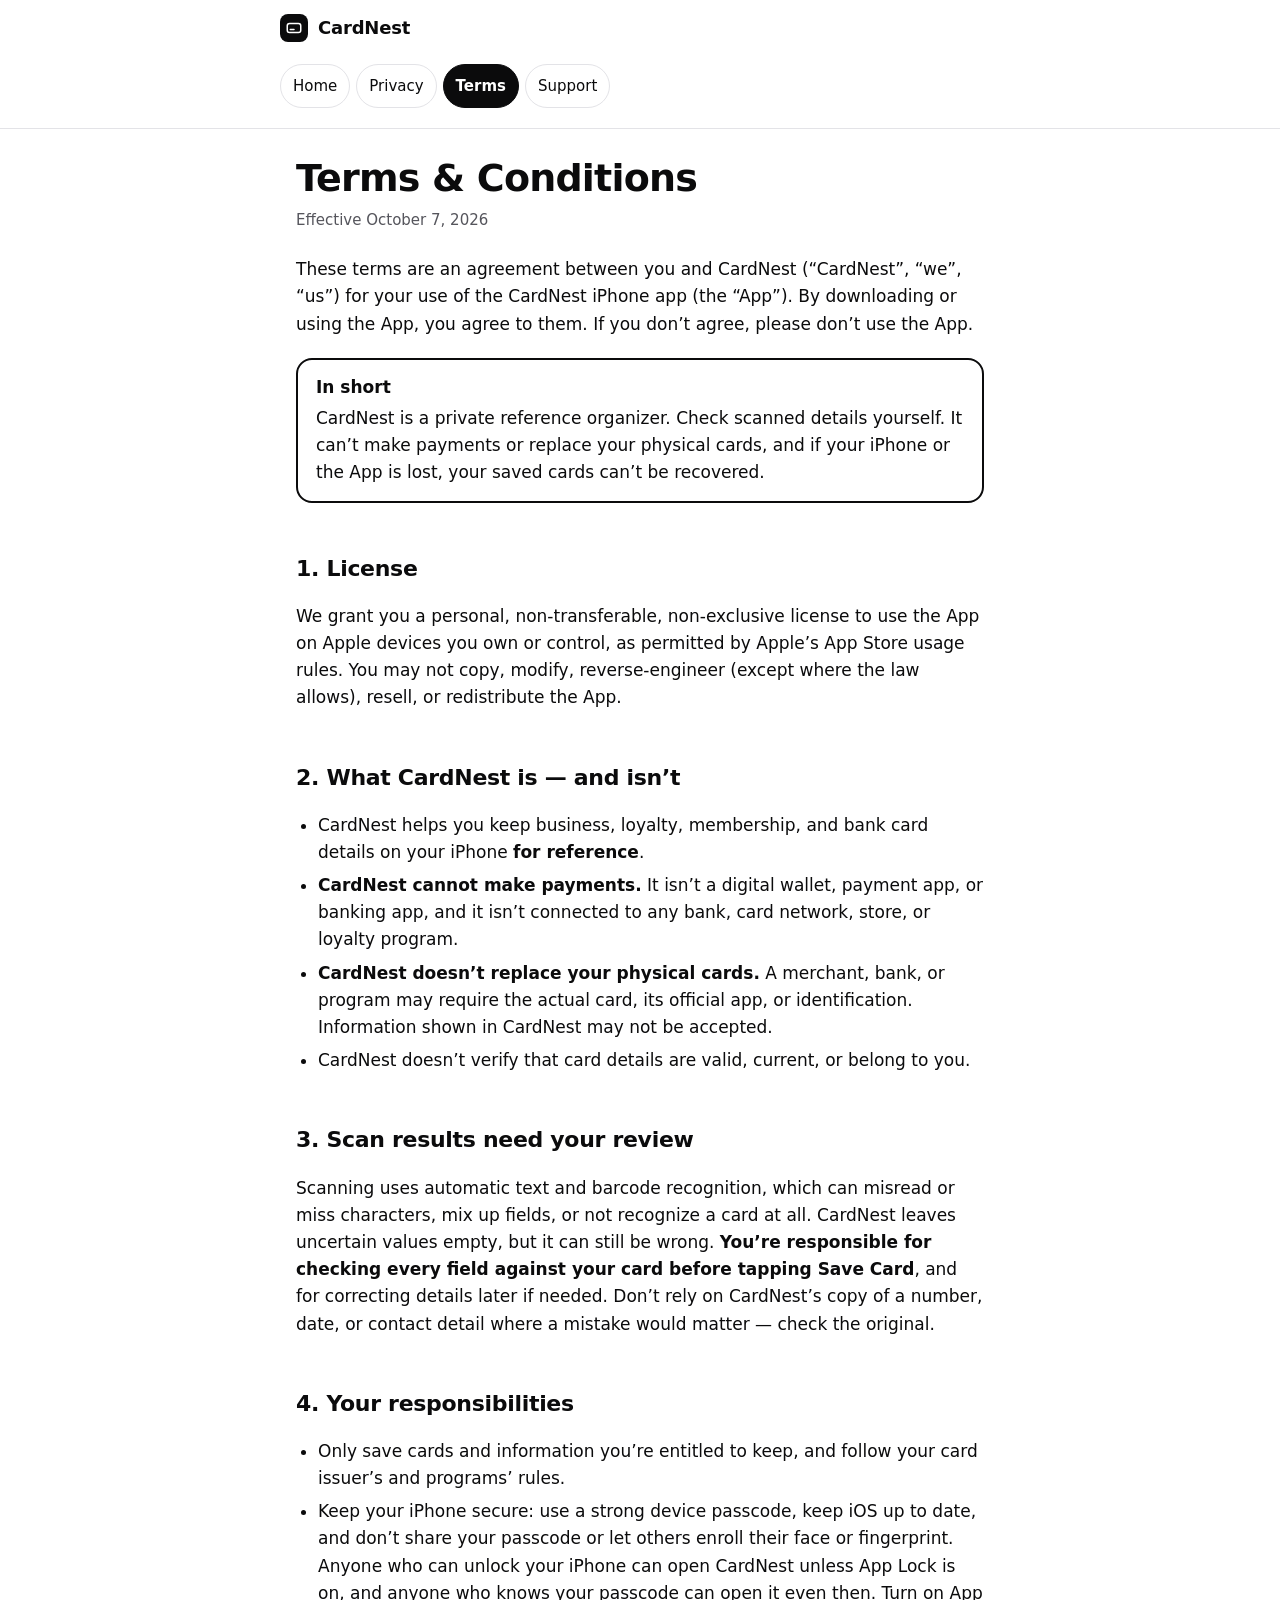
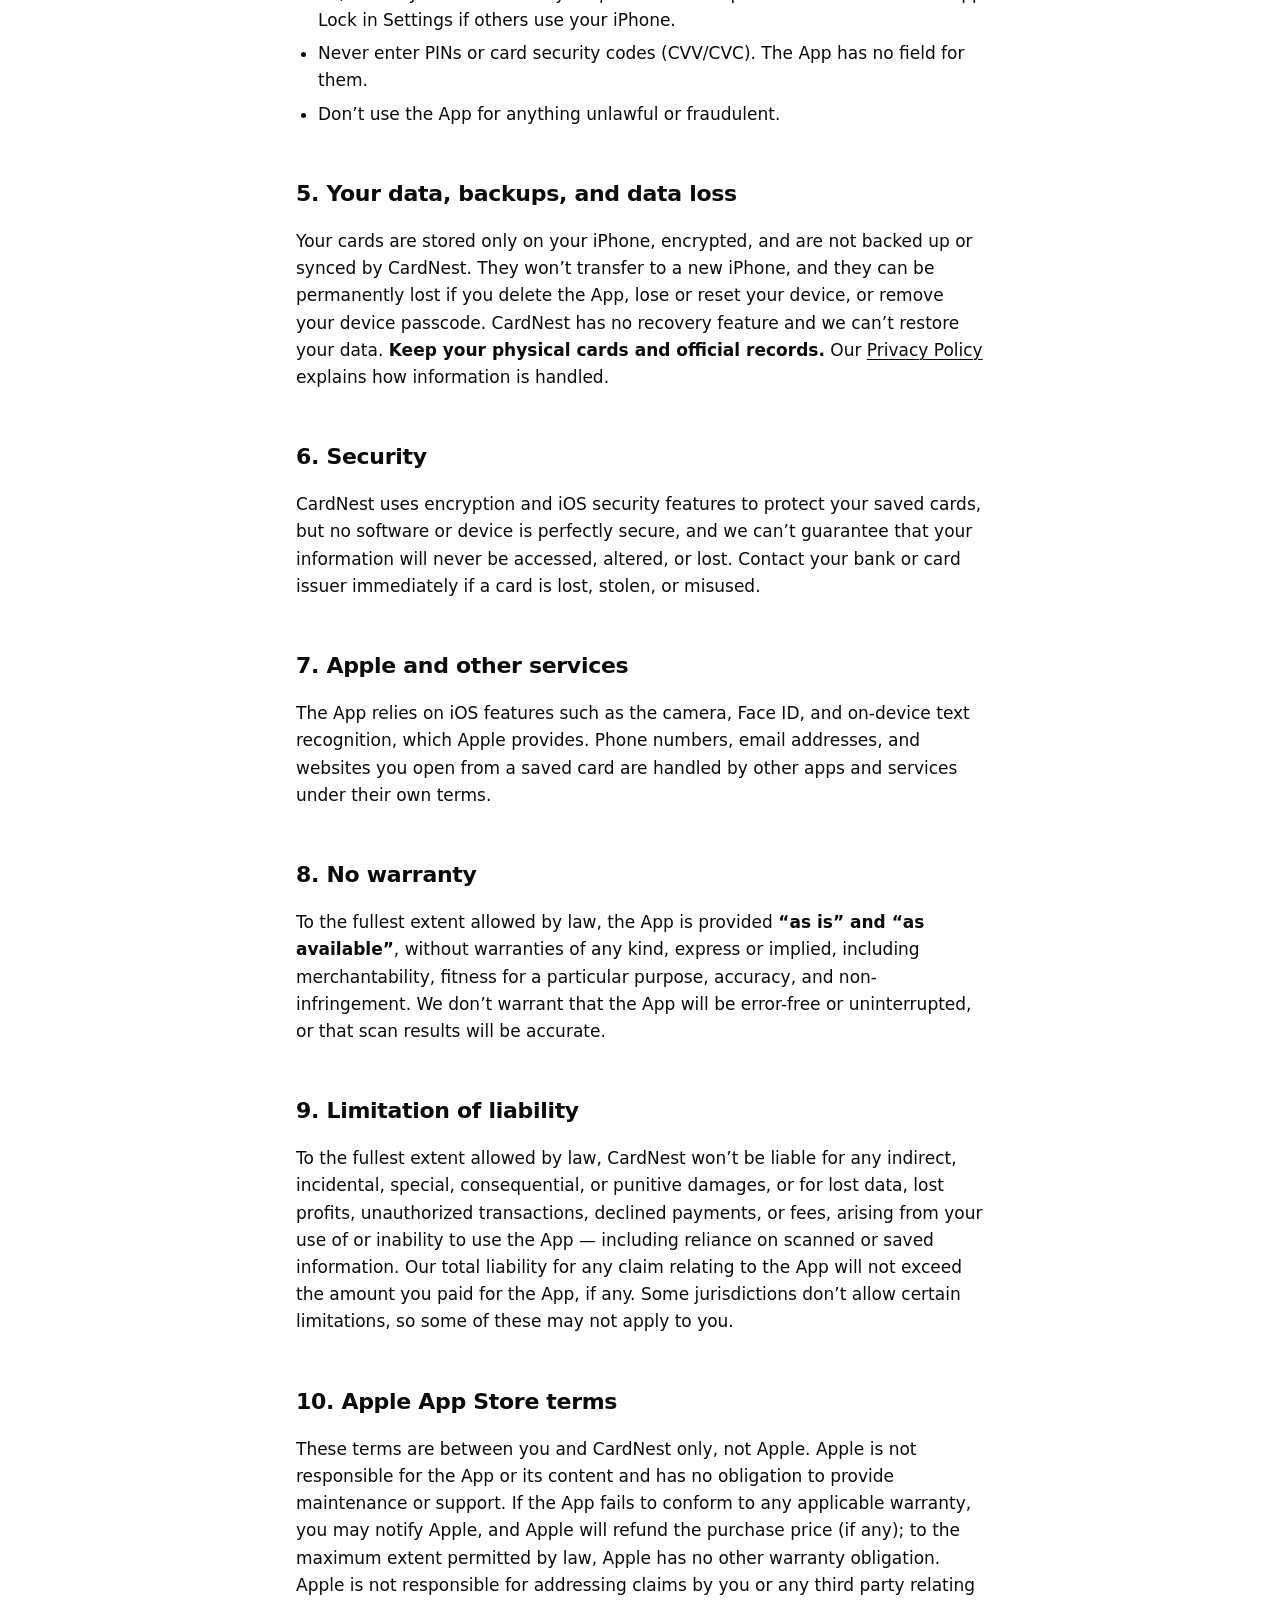
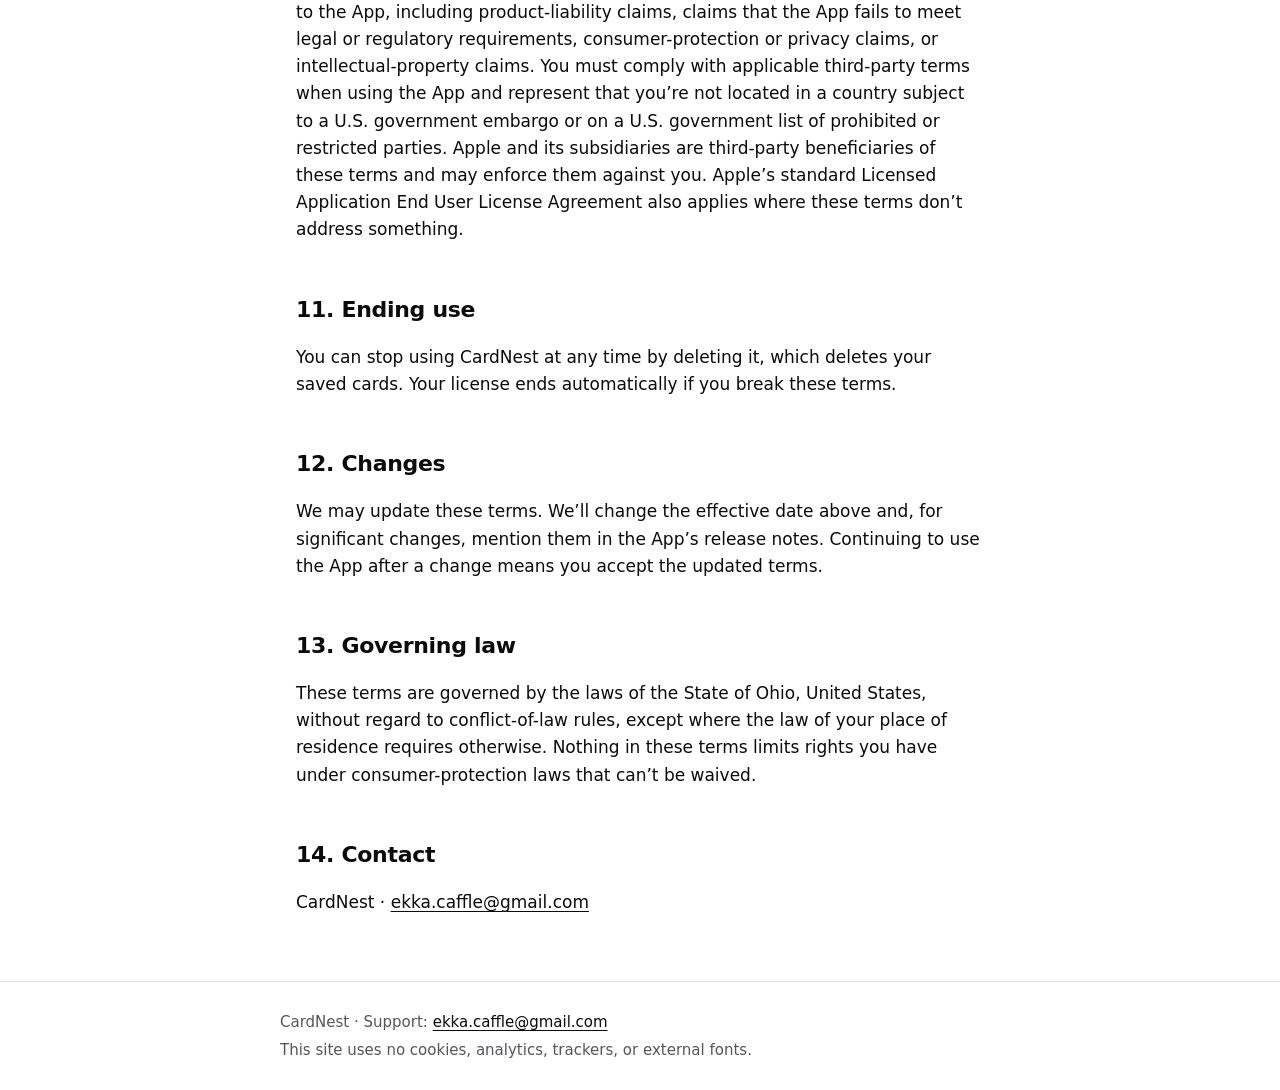
<file: terms.html>
<!doctype html>
<html lang="en">
<head>
<meta charset="utf-8">
<meta name="viewport" content="width=device-width, initial-scale=1, viewport-fit=cover">
<meta name="color-scheme" content="light dark">
<meta name="referrer" content="no-referrer">
<meta name="description" content="The terms for using the CardNest iPhone app.">
<title>Terms & Conditions · CardNest</title>
<link rel="stylesheet" href="styles.css">
</head>
<body>
<a class="skip" href="#main">Skip to content</a>
<header class="site-header"><div class="inner">
<a class="brand" href="index.html"><span class="brand-mark"><svg viewBox="0 0 24 24" fill="none" aria-hidden="true"><rect x="3" y="6" width="18" height="12" rx="3" stroke="currentColor" stroke-width="2" style="color:var(--bg)"/><path d="M7 14h5" stroke="currentColor" stroke-width="2" stroke-linecap="round" style="color:var(--bg)"/></svg></span>CardNest</a>
<nav aria-label="Site"><ul><li><a href="index.html">Home</a></li><li><a href="privacy.html">Privacy</a></li><li><a href="terms.html" aria-current="page">Terms</a></li><li><a href="support.html">Support</a></li></ul></nav>
</div></header>
<main id="main" tabindex="-1">
<h1>Terms &amp; Conditions</h1>
<p class="meta">Effective October 7, 2026</p>
<p>These terms are an agreement between you and CardNest (“CardNest”, “we”, “us”) for your use of the CardNest iPhone app (the “App”). By downloading or using the App, you agree to them. If you don’t agree, please don’t use the App.</p>
<div class="callout"><strong>In short</strong>CardNest is a private reference organizer. Check scanned details yourself. It can’t make payments or replace your physical cards, and if your iPhone or the App is lost, your saved cards can’t be recovered.</div>

<h2 id="license">1. License</h2>
<p>We grant you a personal, non-transferable, non-exclusive license to use the App on Apple devices you own or control, as permitted by Apple’s App Store usage rules. You may not copy, modify, reverse-engineer (except where the law allows), resell, or redistribute the App.</p>

<h2 id="what">2. What CardNest is — and isn’t</h2>
<ul>
<li>CardNest helps you keep business, loyalty, membership, and bank card details on your iPhone <strong>for reference</strong>.</li>
<li><strong>CardNest cannot make payments.</strong> It isn’t a digital wallet, payment app, or banking app, and it isn’t connected to any bank, card network, store, or loyalty program.</li>
<li><strong>CardNest doesn’t replace your physical cards.</strong> A merchant, bank, or program may require the actual card, its official app, or identification. Information shown in CardNest may not be accepted.</li>
<li>CardNest doesn’t verify that card details are valid, current, or belong to you.</li>
</ul>

<h2 id="scans">3. Scan results need your review</h2>
<p>Scanning uses automatic text and barcode recognition, which can misread or miss characters, mix up fields, or not recognize a card at all. CardNest leaves uncertain values empty, but it can still be wrong. <strong>You’re responsible for checking every field against your card before tapping Save Card</strong>, and for correcting details later if needed. Don’t rely on CardNest’s copy of a number, date, or contact detail where a mistake would matter — check the original.</p>

<h2 id="responsibilities">4. Your responsibilities</h2>
<ul>
<li>Only save cards and information you’re entitled to keep, and follow your card issuer’s and programs’ rules.</li>
<li>Keep your iPhone secure: use a strong device passcode, keep iOS up to date, and don’t share your passcode or let others enroll their face or fingerprint. Anyone who can unlock your iPhone can open CardNest unless App Lock is on, and anyone who knows your passcode can open it even then. Turn on App Lock in Settings if others use your iPhone.</li>
<li>Never enter PINs or card security codes (CVV/CVC). The App has no field for them.</li>
<li>Don’t use the App for anything unlawful or fraudulent.</li>
</ul>

<h2 id="data">5. Your data, backups, and data loss</h2>
<p>Your cards are stored only on your iPhone, encrypted, and are not backed up or synced by CardNest. They won’t transfer to a new iPhone, and they can be permanently lost if you delete the App, lose or reset your device, or remove your device passcode. CardNest has no recovery feature and we can’t restore your data. <strong>Keep your physical cards and official records.</strong> Our <a href="privacy.html">Privacy Policy</a> explains how information is handled.</p>

<h2 id="security">6. Security</h2>
<p>CardNest uses encryption and iOS security features to protect your saved cards, but no software or device is perfectly secure, and we can’t guarantee that your information will never be accessed, altered, or lost. Contact your bank or card issuer immediately if a card is lost, stolen, or misused.</p>

<h2 id="third-parties">7. Apple and other services</h2>
<p>The App relies on iOS features such as the camera, Face ID, and on-device text recognition, which Apple provides. Phone numbers, email addresses, and websites you open from a saved card are handled by other apps and services under their own terms.</p>

<h2 id="warranty">8. No warranty</h2>
<p>To the fullest extent allowed by law, the App is provided <strong>“as is” and “as available”</strong>, without warranties of any kind, express or implied, including merchantability, fitness for a particular purpose, accuracy, and non-infringement. We don’t warrant that the App will be error-free or uninterrupted, or that scan results will be accurate.</p>

<h2 id="liability">9. Limitation of liability</h2>
<p>To the fullest extent allowed by law, CardNest won’t be liable for any indirect, incidental, special, consequential, or punitive damages, or for lost data, lost profits, unauthorized transactions, declined payments, or fees, arising from your use of or inability to use the App — including reliance on scanned or saved information. Our total liability for any claim relating to the App will not exceed the amount you paid for the App, if any. Some jurisdictions don’t allow certain limitations, so some of these may not apply to you.</p>

<h2 id="apple">10. Apple App Store terms</h2>
<p>These terms are between you and CardNest only, not Apple. Apple is not responsible for the App or its content and has no obligation to provide maintenance or support. If the App fails to conform to any applicable warranty, you may notify Apple, and Apple will refund the purchase price (if any); to the maximum extent permitted by law, Apple has no other warranty obligation. Apple is not responsible for addressing claims by you or any third party relating to the App, including product-liability claims, claims that the App fails to meet legal or regulatory requirements, consumer-protection or privacy claims, or intellectual-property claims. You must comply with applicable third-party terms when using the App and represent that you’re not located in a country subject to a U.S. government embargo or on a U.S. government list of prohibited or restricted parties. Apple and its subsidiaries are third-party beneficiaries of these terms and may enforce them against you. Apple’s standard Licensed Application End User License Agreement also applies where these terms don’t address something.</p>

<h2 id="termination">11. Ending use</h2>
<p>You can stop using CardNest at any time by deleting it, which deletes your saved cards. Your license ends automatically if you break these terms.</p>

<h2 id="changes">12. Changes</h2>
<p>We may update these terms. We’ll change the effective date above and, for significant changes, mention them in the App’s release notes. Continuing to use the App after a change means you accept the updated terms.</p>

<h2 id="law">13. Governing law</h2>
<p>These terms are governed by the laws of the State of Ohio, United States, without regard to conflict-of-law rules, except where the law of your place of residence requires otherwise. Nothing in these terms limits rights you have under consumer-protection laws that can’t be waived.</p>

<h2 id="contact">14. Contact</h2>
<p>CardNest · <a href="mailto:ekka.caffle@gmail.com">ekka.caffle@gmail.com</a></p>
</main>
<footer class="site-footer"><div class="inner">
<p>CardNest · Support: <a href="mailto:ekka.caffle@gmail.com">ekka.caffle@gmail.com</a></p>
<p>This site uses no cookies, analytics, trackers, or external fonts.</p>
</div></footer>
</body>
</html>
</file>
<file: styles.css>
/* CardNest legal & support site. No external fonts, scripts, analytics, or trackers. */
:root{--bg:#fff;--ink:#0b0b0c;--muted:#55555c;--line:#e3e3e7;--soft:#f4f4f6;--focus:#0b0b0c;color-scheme:light;
  font-family:-apple-system,BlinkMacSystemFont,"Segoe UI",system-ui,sans-serif;-webkit-text-size-adjust:100%}
@media (prefers-color-scheme:dark){:root{--bg:#000;--ink:#f6f6f7;--muted:#a9a9b1;--line:#2a2a2e;--soft:#141416;--focus:#f6f6f7;color-scheme:dark}}
*{box-sizing:border-box}
html{background:var(--bg)}
body{margin:0;background:var(--bg);color:var(--ink);font-size:17px;line-height:1.6;-webkit-font-smoothing:antialiased}
a{color:inherit;text-underline-offset:3px;text-decoration-thickness:1px}
a:hover{text-decoration-thickness:2px}
:focus-visible{outline:3px solid var(--focus);outline-offset:3px;border-radius:4px}
.skip{position:absolute;left:16px;top:-60px;background:var(--ink);color:var(--bg);padding:10px 14px;border-radius:10px;z-index:2;text-decoration:none;font-weight:600}
.skip:focus{top:12px}
.site-header{border-bottom:1px solid var(--line);padding:14px 16px;padding-top:max(14px,env(safe-area-inset-top))}
.site-header .inner,main,.site-footer .inner{max-width:720px;margin:0 auto}
.brand{display:inline-flex;align-items:center;gap:10px;font-weight:700;font-size:18px;text-decoration:none;letter-spacing:-.2px}
.brand-mark{width:28px;height:28px;border-radius:8px;background:var(--ink);display:grid;place-items:center}
.brand-mark svg{width:18px;height:18px}
header nav ul{list-style:none;display:flex;flex-wrap:wrap;gap:4px 6px;margin:12px 0 0;padding:0}
header nav a{display:inline-flex;align-items:center;min-height:44px;padding:0 12px;border-radius:999px;text-decoration:none;border:1px solid var(--line);font-size:15px}
header nav a[aria-current=page]{background:var(--ink);color:var(--bg);border-color:var(--ink);font-weight:600}
main{padding:28px 16px 48px}
h1{font-size:32px;line-height:1.15;letter-spacing:-.8px;margin:0 0 8px}
h2{font-size:22px;letter-spacing:-.3px;margin:40px 0 8px;padding-top:8px}
h3{font-size:18px;margin:24px 0 4px}
p,li{max-width:68ch}
ul,ol{padding-left:22px}
li{margin:6px 0}
.meta{color:var(--muted);font-size:15px;margin:0 0 24px}
.lead{font-size:19px}
.summary{background:var(--soft);border:1px solid var(--line);border-radius:16px;padding:16px 18px;margin:20px 0}
.summary h2{margin-top:0;padding-top:0;font-size:18px}
.summary ul{margin:8px 0 0}
.callout{border:2px solid var(--ink);border-radius:16px;padding:14px 18px;margin:20px 0}
.callout strong{display:block;margin-bottom:4px}
.cards{list-style:none;padding:0;display:grid;gap:12px;margin:24px 0}
.cards a{display:block;padding:16px 18px;border:1px solid var(--line);border-radius:16px;text-decoration:none;min-height:44px}
.cards a:hover{background:var(--soft)}
.cards strong{display:block;font-size:18px}
.cards span{color:var(--muted);font-size:15px}
details{border:1px solid var(--line);border-radius:14px;padding:4px 16px;margin:10px 0}
summary{cursor:pointer;font-weight:600;min-height:44px;display:flex;align-items:center}
details[open] summary{border-bottom:1px solid var(--line);margin-bottom:8px}
code,kbd{font-family:ui-monospace,SFMono-Regular,Menlo,monospace;font-size:.92em;background:var(--soft);border:1px solid var(--line);border-radius:6px;padding:1px 6px}
.toc{border-left:3px solid var(--ink);padding-left:14px;margin:20px 0}
.toc ol{margin:6px 0 0}.toc a{display:inline-block;padding:6px 0;min-height:44px;line-height:32px}
.site-footer{border-top:1px solid var(--line);padding:24px 16px;padding-bottom:max(24px,env(safe-area-inset-bottom));color:var(--muted);font-size:15px}
.site-footer p{margin:4px 0}
.site-footer a{color:var(--ink)}
@media (min-width:640px){.cards{grid-template-columns:1fr 1fr}h1{font-size:38px}}
@media (prefers-reduced-motion:reduce){*{scroll-behavior:auto!important}}
@media print{.site-header nav,.skip{display:none}body{font-size:12pt}a{text-decoration:underline}}
</file>
